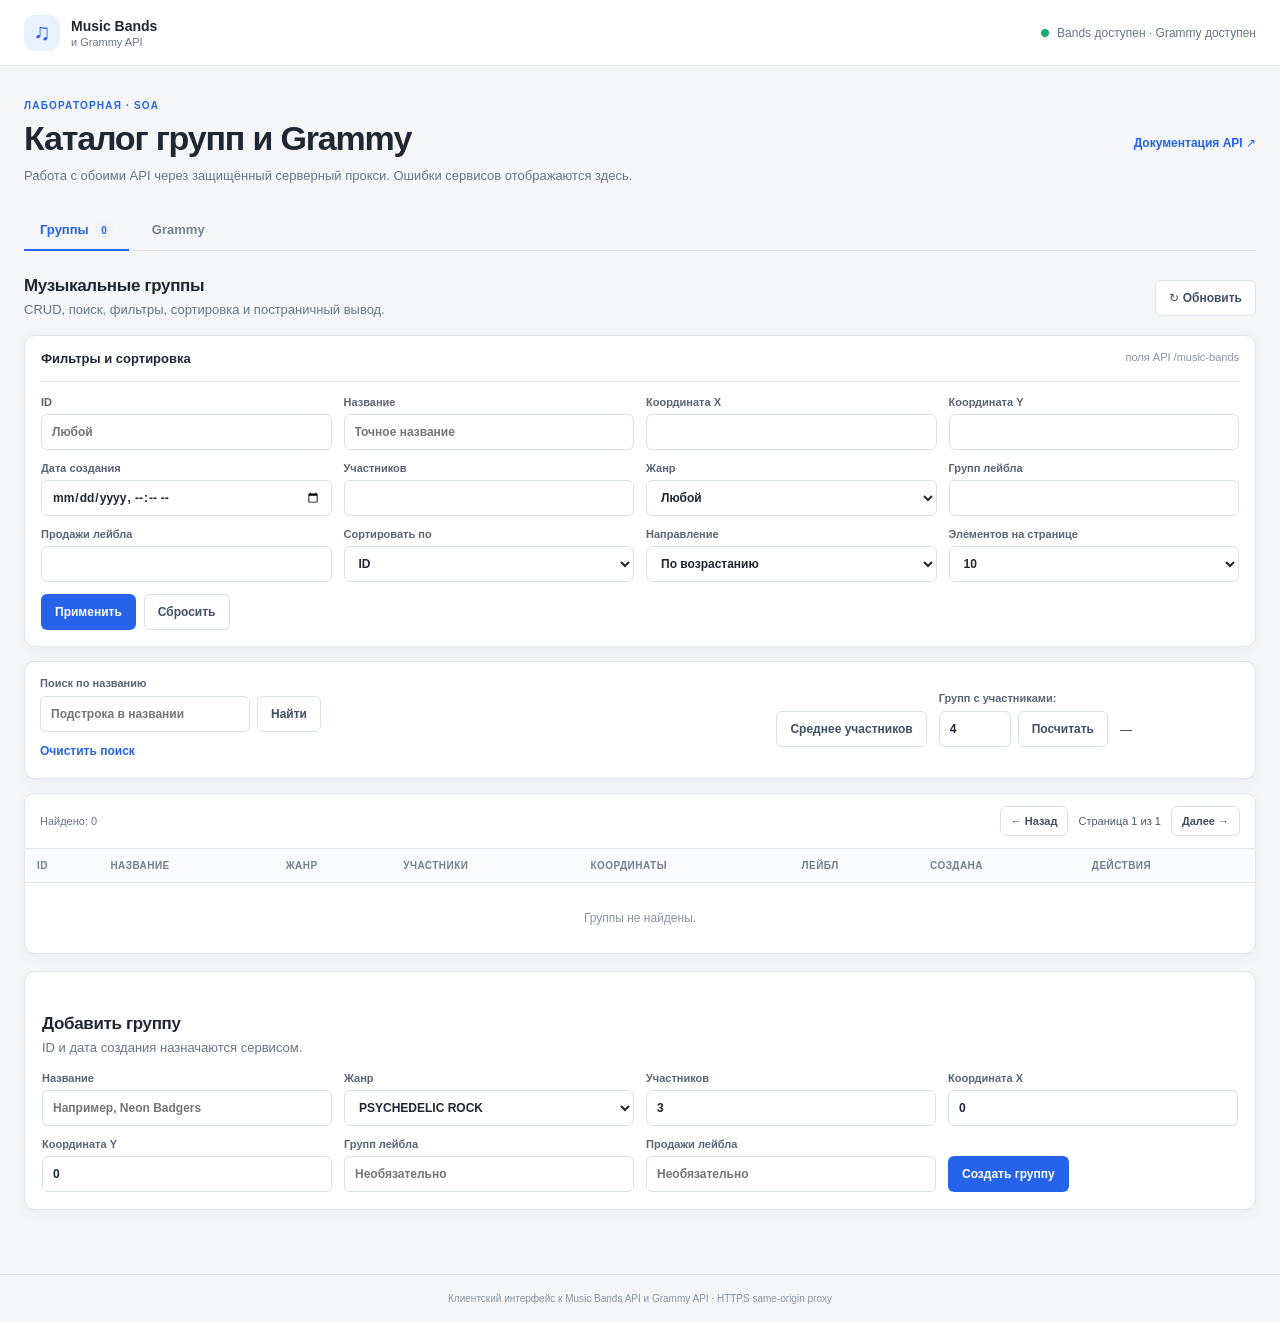
<file: client/index.html>
<!doctype html>
<html lang="ru">
<head>
  <meta charset="utf-8">
  <meta name="viewport" content="width=device-width, initial-scale=1">
  <meta name="theme-color" content="#f4f6f8">
  <title>Music Bands · Grammy</title>
  <link rel="stylesheet" href="styles.css">
</head>
<body>
  <header class="topbar">
    <div class="brand"><span class="brand-mark">♫</span><div><strong>Music Bands</strong><small>и Grammy API</small></div></div>
    <div class="service-status"><span class="status-dot" id="statusDot"></span><span id="statusText">Проверка сервисов…</span></div>
  </header>

  <main class="shell">
    <section class="intro">
      <div><p class="eyebrow">Лабораторная · SOA</p><h1>Каталог групп и Grammy</h1><p class="muted">Работа с обоими API через защищённый серверный прокси. Ошибки сервисов отображаются здесь.</p></div>
      <a class="quiet-link" href="../" target="_blank" rel="noreferrer">Документация API ↗</a>
    </section>

    <nav class="tabs" aria-label="Разделы">
      <button class="tab active" data-tab="bands">Группы <span class="tab-count" id="tabCount">—</span></button>
      <button class="tab" data-tab="grammy">Grammy</button>
    </nav>

    <section class="panel active" id="panel-bands">
      <div class="section-heading"><div><h2>Музыкальные группы</h2><p class="muted">CRUD, поиск, фильтры, сортировка и постраничный вывод.</p></div><button class="button secondary" id="reloadBands">↻ Обновить</button></div>

      <details class="card filters" open>
        <summary><span>Фильтры и сортировка</span><span class="summary-hint">поля API /music-bands</span></summary>
        <form id="filterForm" class="filter-grid">
          <label>ID<input name="id" type="number" min="1" placeholder="Любой"></label>
          <label>Название<input name="name" placeholder="Точное название"></label>
          <label>Координата X<input name="coordinatesX" type="number" step="any"></label>
          <label>Координата Y<input name="coordinatesY" type="number" step="any"></label>
          <label>Дата создания<input name="creationDate" type="datetime-local"></label>
          <label>Участников<input name="numberOfParticipants" type="number" min="1"></label>
          <label>Жанр<select name="genre"><option value="">Любой</option></select></label>
          <label>Групп лейбла<input name="labelBands" type="number"></label>
          <label>Продажи лейбла<input name="labelSales" type="number" min="0.01" step="any"></label>
          <label>Сортировать по<select name="sortField">
            <option value="id">ID</option><option value="name">Название</option><option value="coordinatesX">Координата X</option><option value="coordinatesY">Координата Y</option><option value="creationDate">Дата создания</option><option value="numberOfParticipants">Участники</option><option value="genre">Жанр</option><option value="labelBands">Группы лейбла</option><option value="labelSales">Продажи лейбла</option>
          </select></label>
          <label>Направление<select name="sortDirection"><option value="asc">По возрастанию</option><option value="desc">По убыванию</option></select></label>
          <label>Элементов на странице<select name="size"><option>5</option><option selected>10</option><option>20</option><option>50</option></select></label>
          <div class="filter-actions"><button class="button primary" type="submit">Применить</button><button class="button secondary" type="reset" id="clearFilters">Сбросить</button></div>
        </form>
      </details>

      <div class="toolbar card">
        <form id="searchForm" class="inline-form"><label for="searchName">Поиск по названию</label><div class="input-button"><input id="searchName" name="substring" required placeholder="Подстрока в названии"><button class="button secondary" type="submit">Найти</button></div><button class="text-button" id="clearSearch" type="button">Очистить поиск</button></form>
        <div class="metrics"><button class="button secondary" id="averageButton">Среднее участников</button><div class="inline-form compact"><label for="countValue">Групп с участниками:</label><div class="input-button"><input id="countValue" type="number" min="1" value="4"><button class="button secondary" id="countButton" type="button">Посчитать</button></div></div><span class="metric-result" id="metricResult">—</span></div>
      </div>

      <div class="card table-card">
        <div class="table-meta"><span id="tableSummary">Загрузка…</span><div class="pager"><button class="button secondary small" id="prevPage">← Назад</button><span id="pageLabel">Страница 1</span><button class="button secondary small" id="nextPage">Далее →</button></div></div>
        <div class="table-scroll"><table><thead><tr><th>ID</th><th>Название</th><th>Жанр</th><th>Участники</th><th>Координаты</th><th>Лейбл</th><th>Создана</th><th>Действия</th></tr></thead><tbody id="bandsBody"><tr><td colspan="8" class="empty">Загрузка групп…</td></tr></tbody></table></div>
      </div>

      <div class="card form-card">
        <div class="section-heading"><div><h3 id="bandFormTitle">Добавить группу</h3><p class="muted">ID и дата создания назначаются сервисом.</p></div><button class="text-button hidden" id="cancelEdit" type="button">Отменить редактирование</button></div>
        <form id="bandForm" class="band-form">
          <input type="hidden" name="editId">
          <label>Название<input name="name" required minlength="1" maxlength="255" placeholder="Например, Neon Badgers"></label>
          <label>Жанр<select name="genre" required></select></label>
          <label>Участников<input name="numberOfParticipants" required type="number" min="1" step="1" value="3"></label>
          <label>Координата X<input name="x" required type="number" min="-970.999999" step="any" value="0"></label>
          <label>Координата Y<input name="y" required type="number" step="any" value="0"></label>
          <label>Групп лейбла<input name="labelBands" type="number" step="1" placeholder="Необязательно"></label>
          <label>Продажи лейбла<input name="labelSales" type="number" min="0.01" step="any" placeholder="Необязательно"></label>
          <div class="form-actions"><button class="button primary" id="saveBand" type="submit">Создать группу</button></div>
        </form>
      </div>
    </section>

    <section class="panel" id="panel-grammy">
      <div class="section-heading"><div><h2>Grammy</h2><p class="muted">Каждая операция сначала проверяет группу через Bands API, затем сохраняет результат в Grammy.</p></div><span class="chip">связь Grammy → Bands</span></div>
      <div class="grammy-grid">
        <article class="card form-card"><h3>Добавить сингл</h3><p class="muted">POST /grammy/bands/{band-id}/singles/add</p><form id="singleForm" class="stack-form"><label>ID существующей группы<input name="bandId" required type="number" min="1" step="1" placeholder="Например, 2"></label><label>Название сингла<input name="singleName" required minlength="1" placeholder="Название"></label><button class="button primary" type="submit">Добавить сингл</button></form></article>
        <article class="card form-card"><h3>Номинация Grammy</h3><p class="muted">POST /grammy/bands/{band-id}/nominate/{genre}</p><form id="nominationForm" class="stack-form"><label>ID существующей группы<input name="bandId" required type="number" min="1" step="1" placeholder="Например, 2"></label><label>Жанр номинации<select name="genre" required></select></label><button class="button primary" type="submit">Номинировать</button></form></article>
      </div>
      <div class="card table-card history-card"><div class="section-heading"><div><h3>Результаты операций</h3><p class="muted">Grammy API не предоставляет чтение списка синглов и номинаций — здесь показаны ответы, полученные в этом браузере.</p></div><button class="text-button" id="clearHistory" type="button">Очистить историю</button></div><div class="table-scroll"><table><thead><tr><th>Время</th><th>Операция</th><th>Band ID</th><th>Результат API</th></tr></thead><tbody id="historyBody"><tr><td colspan="4" class="empty">Операций пока нет.</td></tr></tbody></table></div></div>
    </section>

    <div class="toast" id="toast" role="status" aria-live="polite"></div>
    <dialog id="detailsDialog"><div class="dialog-head"><h3>Данные группы</h3><button class="icon-button" id="closeDialog" aria-label="Закрыть">×</button></div><pre id="detailsContent"></pre></dialog>
  </main>
  <footer>Клиентский интерфейс к Music Bands API и Grammy API · HTTPS same-origin proxy</footer>
  <script src="app.js?v=20261023-3" defer></script>
</body>
</html>
</file>
<file: client/styles.css>
:root{font-family:Inter,-apple-system,BlinkMacSystemFont,"Segoe UI",sans-serif;color:#202733;background:#f4f6f8;font-synthesis:none;text-rendering:optimizeLegibility;--ink:#202733;--muted:#697586;--line:#e1e6ec;--paper:#fff;--blue:#2563eb;--blue-dark:#1e4fc2;--red:#c83b45;--green:#16865b;--shadow:0 3px 14px #1824340a}*{box-sizing:border-box}body{margin:0;min-width:360px}.topbar{height:66px;padding:0 max(24px,calc((100vw - 1320px)/2));background:#fff;border-bottom:1px solid var(--line);display:flex;justify-content:space-between;align-items:center}.brand{display:flex;align-items:center;gap:11px}.brand-mark{display:grid;place-items:center;width:36px;height:36px;border-radius:11px;background:#e9f0ff;color:var(--blue);font-size:23px}.brand strong,.brand small{display:block}.brand strong{font-size:14px}.brand small{font-size:11px;color:var(--muted);margin-top:2px}.service-status{font-size:12px;color:var(--muted);display:flex;align-items:center;gap:8px}.status-dot{width:8px;height:8px;border-radius:50%;background:#c2c8d0}.status-dot.ok{background:#1eaa72}.status-dot.bad{background:#d84d54}.shell{max-width:1320px;margin:0 auto;padding:34px 24px 64px}.intro,.section-heading{display:flex;align-items:center;justify-content:space-between;gap:18px}.intro{margin-bottom:25px}.eyebrow{font-size:10px;text-transform:uppercase;letter-spacing:.12em;font-weight:700;color:var(--blue);margin:0 0 7px}.intro h1{font-size:clamp(25px,4vw,34px);line-height:1.2;margin:0;letter-spacing:-.035em}.muted{color:var(--muted);font-size:13px;line-height:1.5;margin:7px 0 0}.quiet-link,.text-button{color:var(--blue);text-decoration:none;font-size:12px;font-weight:600}.quiet-link:hover,.text-button:hover{text-decoration:underline}.tabs{display:flex;gap:7px;border-bottom:1px solid var(--line);margin-bottom:22px}.tab{background:none;border:0;color:#778291;font:inherit;font-size:13px;font-weight:650;padding:12px 16px;cursor:pointer;border-bottom:2px solid transparent;margin-bottom:-1px}.tab.active{color:var(--blue);border-color:var(--blue)}.tab-count{font-size:10px;color:inherit;background:#eef1f5;border-radius:10px;padding:2px 6px;margin-left:3px}.panel{display:none}.panel.active{display:block}.section-heading{margin:25px 0 15px}.section-heading h2,.section-heading h3,.form-card h3{margin:0;font-size:17px;letter-spacing:-.02em}.section-heading .muted{margin-top:4px}.card{background:var(--paper);border:1px solid var(--line);border-radius:11px;box-shadow:var(--shadow)}.filters{padding:0 16px 16px;margin-bottom:14px}.filters summary{cursor:pointer;list-style:none;padding:15px 0;font-weight:650;font-size:13px;display:flex;justify-content:space-between}.filters summary::-webkit-details-marker{display:none}.summary-hint{color:#8993a0;font-size:11px;font-weight:400}.filter-grid{display:grid;grid-template-columns:repeat(4,minmax(130px,1fr));gap:12px;border-top:1px solid var(--line);padding-top:14px}.filter-grid label,.band-form label,.stack-form label,.compact label{display:flex;flex-direction:column;gap:6px;color:#596575;font-size:11px;font-weight:600}.filter-grid input,.filter-grid select,.band-form input,.band-form select,.stack-form input,.stack-form select,.input-button input{height:36px;width:100%;border:1px solid #dce2e9;border-radius:6px;padding:0 10px;background:#fff;color:var(--ink);font:inherit;font-size:12px;outline:none}.filter-grid input:focus,.filter-grid select:focus,.band-form input:focus,.band-form select:focus,.stack-form input:focus,.stack-form select:focus,.input-button input:focus{border-color:#82a8f7;box-shadow:0 0 0 3px #2563eb14}.filter-actions{display:flex;align-items:end;gap:8px}.button{height:36px;border-radius:6px;padding:0 13px;border:1px solid transparent;font:inherit;font-weight:650;font-size:12px;cursor:pointer;white-space:nowrap;transition:.15s}.button.primary{background:var(--blue);color:#fff}.button.primary:hover{background:var(--blue-dark)}.button.secondary{background:#fff;color:#425065;border-color:#dce2e9}.button.secondary:hover{background:#f7f9fb;border-color:#bfc9d4}.button:disabled{opacity:.45;cursor:not-allowed}.button.small{height:30px;padding:0 10px;font-size:11px}.toolbar{padding:15px;display:flex;justify-content:space-between;gap:20px;margin-bottom:14px;align-items:center}.inline-form{display:flex;flex-direction:column;gap:7px;font-size:11px;color:#596575;font-weight:600}.input-button{display:flex;gap:7px}.input-button input{min-width:210px}.text-button{border:0;background:none;padding:5px 0;align-self:flex-start;cursor:pointer}.metrics{display:flex;align-items:end;gap:12px}.compact{max-width:200px}.compact .input-button input{min-width:68px;width:72px}.metric-result{font-size:12px;color:#303b49;padding:0 0 10px;min-width:120px}.table-card{overflow:hidden}.table-meta{padding:12px 15px;border-bottom:1px solid var(--line);display:flex;justify-content:space-between;align-items:center;color:var(--muted);font-size:11px}.pager{display:flex;align-items:center;gap:10px;color:#4d5968}.table-scroll{overflow:auto}table{border-collapse:collapse;width:100%;min-width:940px;font-size:12px}th{text-align:left;color:#737f8d;background:#fafbfc;font-size:10px;text-transform:uppercase;letter-spacing:.045em;font-weight:700;padding:11px 12px;border-bottom:1px solid var(--line);white-space:nowrap}td{padding:12px;border-bottom:1px solid #edf0f3;vertical-align:middle;color:#364151}tbody tr:last-child td{border-bottom:0}tbody tr:hover{background:#fafcff}.empty{text-align:center;padding:28px;color:#8a94a2}.band-name{font-weight:650;color:#242f3d}.genre-pill{display:inline-flex;background:#eff4ff;color:#315ca8;border-radius:20px;padding:4px 8px;font-size:10px;font-weight:650;white-space:nowrap}.row-actions{display:flex;gap:5px}.row-button{height:27px;padding:0 8px;border-radius:5px;border:1px solid #dde3eb;background:white;color:#4d5a6a;font-size:10px;cursor:pointer}.row-button:hover{background:#f2f6fc}.row-button.danger{color:var(--red)}.form-card{padding:17px;margin-top:17px}.band-form{display:grid;grid-template-columns:repeat(4,minmax(130px,1fr));gap:12px;margin-top:15px}.form-actions{display:flex;align-items:end}.hidden{display:none!important}.grammy-grid{display:grid;grid-template-columns:1fr 1fr;gap:14px}.stack-form{display:flex;flex-direction:column;gap:13px;margin-top:16px}.stack-form .button{align-self:flex-start;margin-top:2px}.chip{font-size:10px;color:#315ca8;background:#eef4ff;padding:7px 10px;border-radius:20px;white-space:nowrap}.history-card{margin-top:16px}.history-card .section-heading{padding:15px 16px;margin:0}.history-card table{min-width:650px}dialog{border:0;border-radius:11px;padding:0;width:min(600px,calc(100vw - 32px));box-shadow:0 18px 70px #0003}dialog::backdrop{background:#17202b88}.dialog-head{display:flex;align-items:center;justify-content:space-between;padding:15px 18px;border-bottom:1px solid var(--line)}.dialog-head h3{font-size:15px;margin:0}.icon-button{border:0;background:none;font-size:24px;color:#697586;cursor:pointer}dialog pre{white-space:pre-wrap;overflow:auto;max-height:65vh;padding:18px;margin:0;font-size:12px;color:#263445}.toast{position:fixed;right:22px;bottom:22px;max-width:min(460px,calc(100vw - 44px));padding:12px 15px;background:#253347;color:#fff;font-size:12px;line-height:1.45;border-radius:8px;box-shadow:0 8px 30px #0002;opacity:0;transform:translateY(8px);pointer-events:none;transition:.2s;z-index:5}.toast.show{opacity:1;transform:translateY(0)}.toast.error{background:#8d2d37}footer{border-top:1px solid var(--line);padding:18px 24px;text-align:center;color:#8993a0;font-size:10px}@media(max-width:900px){.toolbar{align-items:flex-start;flex-direction:column}.metrics{flex-wrap:wrap}.filter-grid,.band-form{grid-template-columns:repeat(2,minmax(130px,1fr))}}@media(max-width:600px){.topbar{padding:0 16px}.shell{padding:24px 14px 45px}.intro{align-items:flex-start;flex-direction:column}.section-heading{align-items:flex-start}.filter-grid,.band-form,.grammy-grid{grid-template-columns:1fr 1fr}.metrics{align-items:flex-start;flex-direction:column}.table-meta{align-items:flex-start;gap:10px;flex-direction:column}.filters{padding-left:12px;padding-right:12px}.summary-hint{display:none}.filter-grid{gap:10px}.filter-actions{grid-column:1/-1}.filter-actions .button{flex:1}.section-heading h2{font-size:16px}}
</file>
